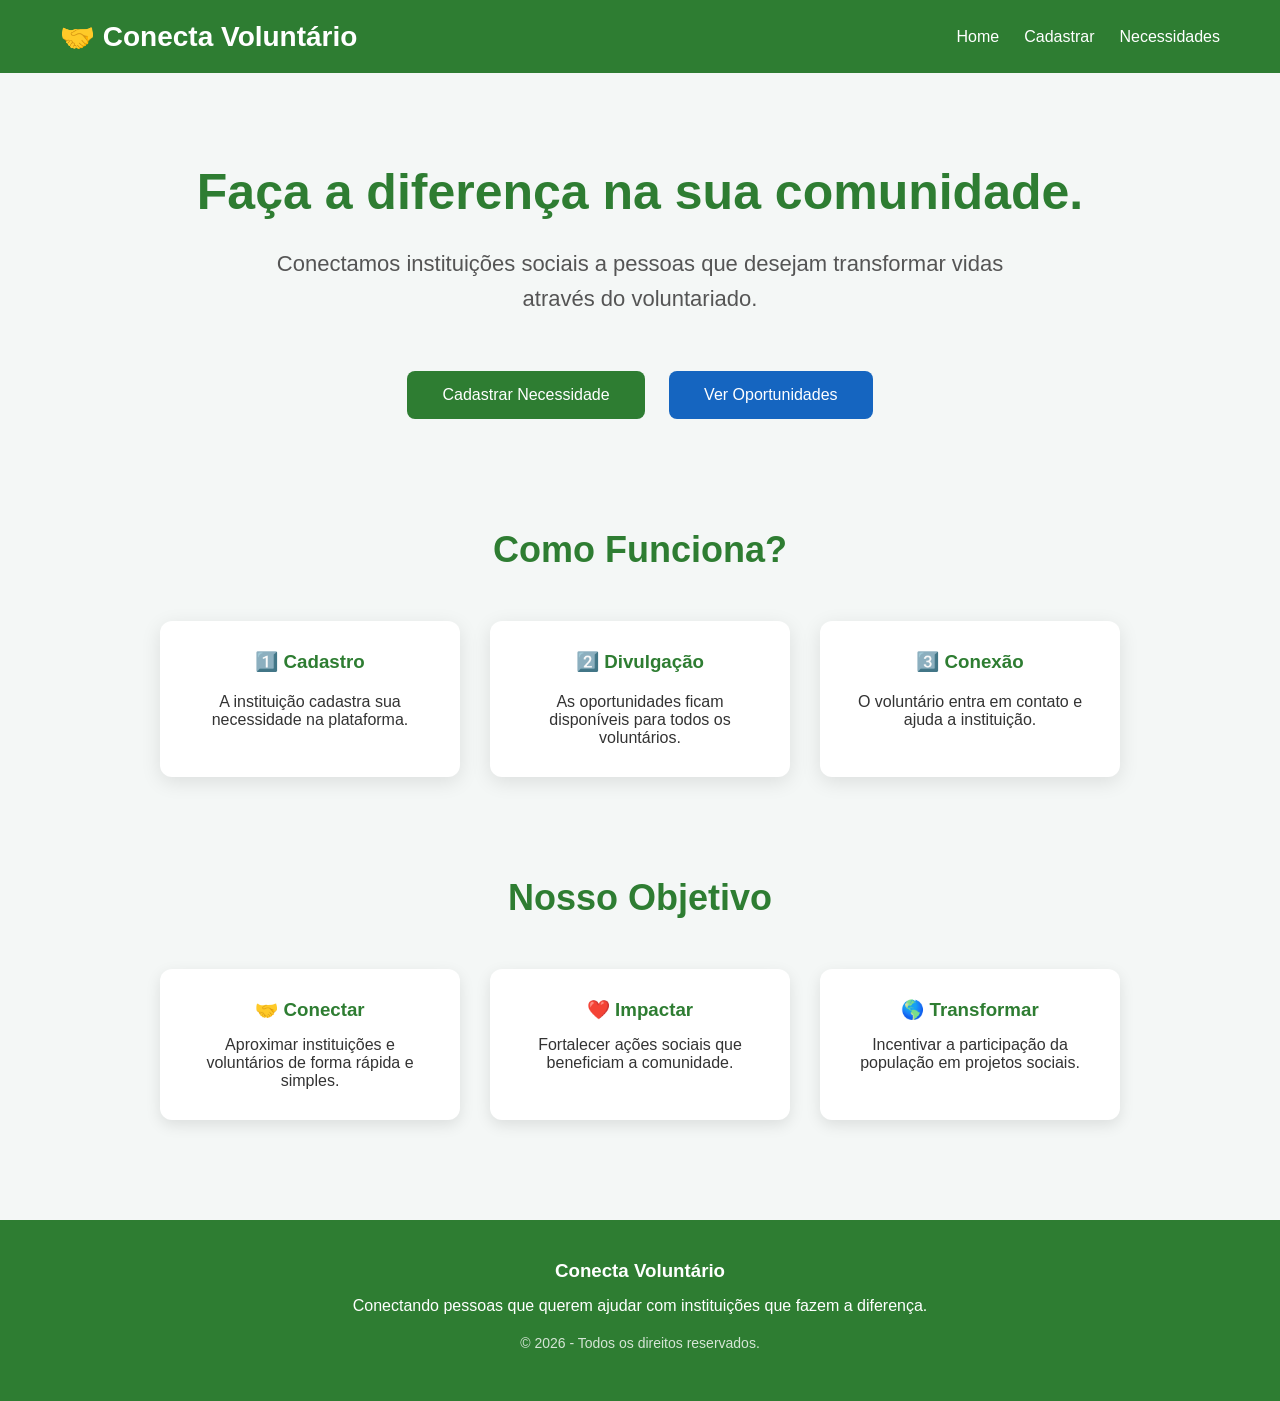
<file: index.html>
<!DOCTYPE html>
<html lang="pt-BR">

<head>
    <meta charset="UTF-8">
    <meta name="viewport" content="width=device-width, initial-scale=1.0">
    <title>Conecta Voluntário</title>

    <link rel="stylesheet" href="css/style.css">
</head>

<body>

    <!-- ================= CABEÇALHO ================= -->

    <header>

        <div class="logo">
            🤝 Conecta Voluntário
        </div>

        <nav>

            <a href="index.html">Home</a>
            <a href="cadastro.html">Cadastrar</a>
            <a href="necessidades.html">Necessidades</a>

        </nav>

    </header>

    <!-- ================= HERO ================= -->

    <section class="hero">

        <h1>Faça a diferença na sua comunidade.</h1>

        <p>

            Conectamos instituições sociais a pessoas que desejam
            transformar vidas através do voluntariado.

        </p>

        <div class="botoes">

            <a href="cadastro.html" class="btn">

                Cadastrar Necessidade

            </a>

            <a href="necessidades.html" class="btn btn-secundario">

                Ver Oportunidades

            </a>

        </div>

    </section>

    <section class="como-funciona">

    <h2>Como Funciona?</h2>

    <div class="passos">

        <div class="passo">

            <h3>1️⃣ Cadastro</h3>

            <p>
                A instituição cadastra sua necessidade na plataforma.
            </p>

        </div>

        <div class="passo">

            <h3>2️⃣ Divulgação</h3>

            <p>
                As oportunidades ficam disponíveis para todos os voluntários.
            </p>

        </div>

        <div class="passo">

            <h3>3️⃣ Conexão</h3>

            <p>
                O voluntário entra em contato e ajuda a instituição.
            </p>

        </div>

    </div>

     </section>
     <!-- ================= OBJETIVOS ================= -->

<section class="objetivos">

    <h2>Nosso Objetivo</h2>

    <div class="objetivos-container">

        <div class="card-objetivo">
            <h3>🤝 Conectar</h3>
            <p>Aproximar instituições e voluntários de forma rápida e simples.</p>
        </div>

        <div class="card-objetivo">
            <h3>❤️ Impactar</h3>
            <p>Fortalecer ações sociais que beneficiam a comunidade.</p>
        </div>

        <div class="card-objetivo">
            <h3>🌎 Transformar</h3>
            <p>Incentivar a participação da população em projetos sociais.</p>
        </div>

    </div>

</section>

    <footer>

    <h3>Conecta Voluntário</h3>

    <p>
        Conectando pessoas que querem ajudar
        com instituições que fazem a diferença.
    </p>

    <p class="copyright">
        © 2026 - Todos os direitos reservados.
    </p>

    </footer>

    <script src="js/main.js"></script>

</body>

</html>
</file>
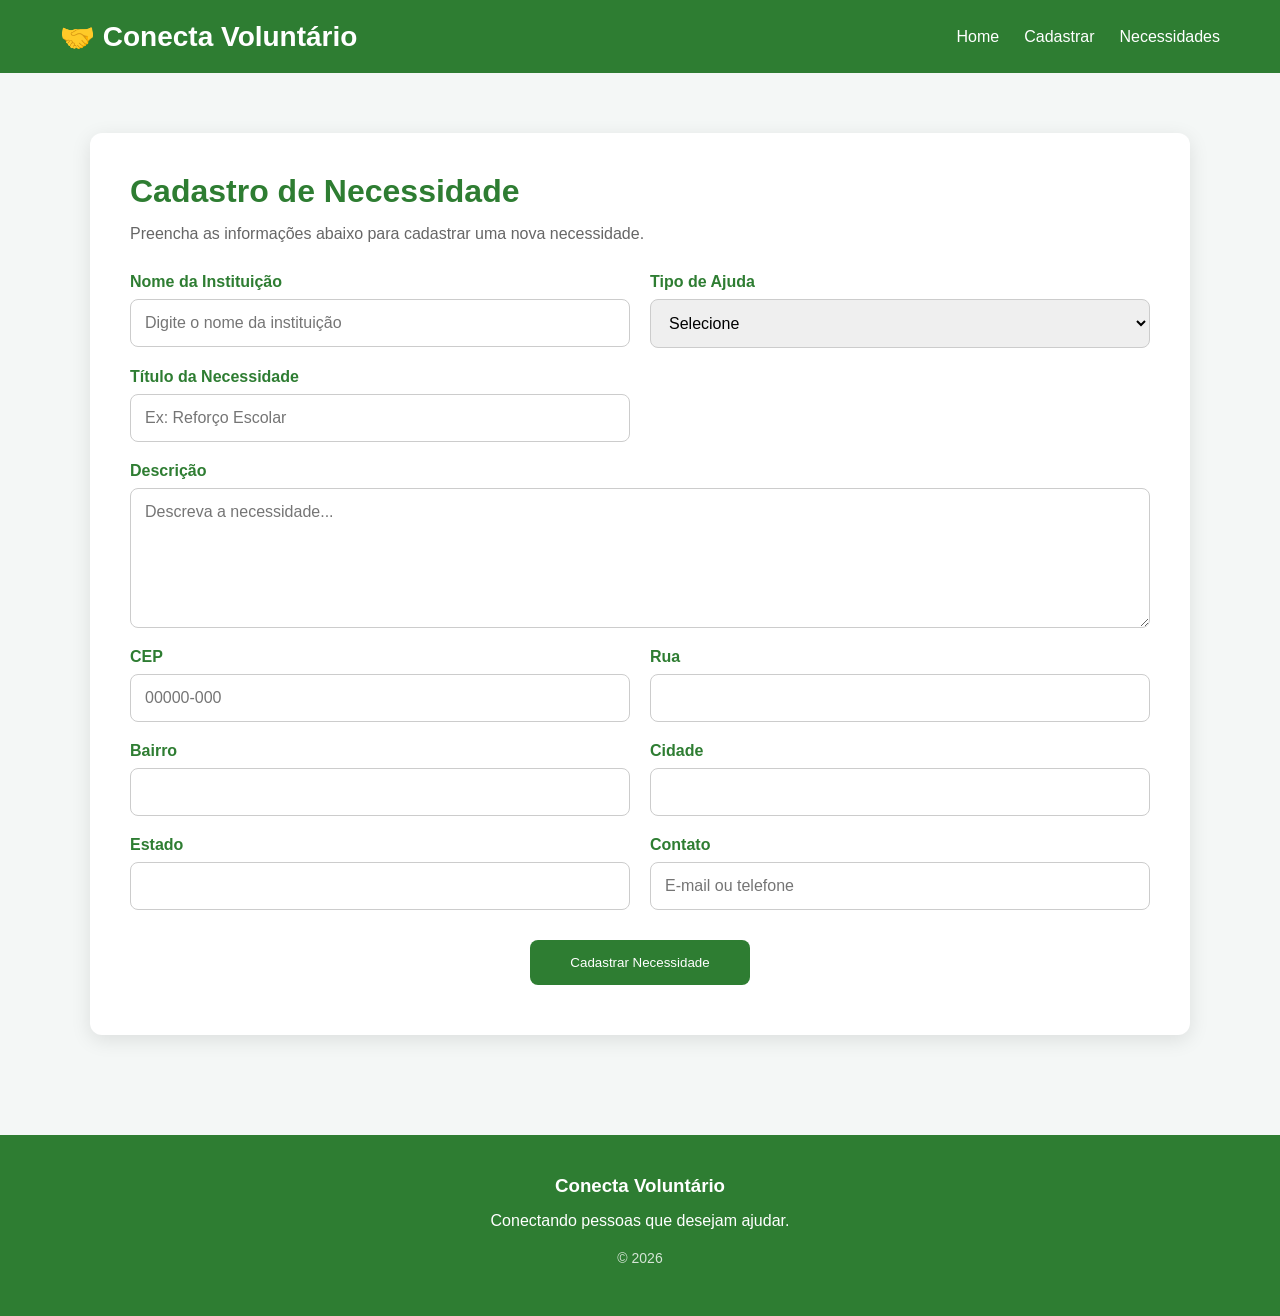
<file: cadastro.html>
<!DOCTYPE html>
<html lang="pt-BR">

<head>

    <meta charset="UTF-8">

    <meta name="viewport" content="width=device-width, initial-scale=1.0">

    <title>Cadastro de Necessidade</title>

    <link rel="stylesheet" href="css/style.css">

</head>

<body>

<header>

    <div class="logo">

        🤝 Conecta Voluntário

    </div>

    <nav>

        <a href="index.html">Home</a>

        <a href="cadastro.html">Cadastrar</a>

        <a href="necessidades.html">Necessidades</a>

    </nav>

</header>

<main class="pagina-cadastro">

    <div class="form-card">
<h1>Cadastro de Necessidade</h1>

<p>
    Preencha as informações abaixo para cadastrar uma nova necessidade.
</p>

<div id="mensagem"></div>
<form id="formCadastro">

    <div class="campo">

        <label for="instituicao">Nome da Instituição</label>

        <input
            type="text"
            id="instituicao"
            placeholder="Digite o nome da instituição"
            required>

    </div>

    <div class="campo">

        <label for="tipoAjuda">Tipo de Ajuda</label>

        <select id="tipoAjuda" required>

            <option value="">Selecione</option>

            <option>Educação</option>

            <option>Saúde</option>

            <option>Meio Ambiente</option>

            <option>Doação de Alimentos</option>

            <option>Doação de Roupas</option>

            <option>Outros</option>

        </select>

    </div>

    <div class="campo">

        <label for="titulo">Título da Necessidade</label>

        <input
            type="text"
            id="titulo"
            placeholder="Ex: Reforço Escolar"
            required>

    </div>

    <div class="campo">

        <label for="descricao">Descrição</label>

        <textarea
            id="descricao"
            rows="5"
            placeholder="Descreva a necessidade..."
            required></textarea>

    </div>

    <div class="campo">

        <label for="cep">CEP</label>

        <input
            type="text"
            id="cep"
            placeholder="00000-000"
            maxlength="9"
            required>

    </div>

    <div class="campo">

        <label for="rua">Rua</label>

        <input
            type="text"
            id="rua"
            readonly>

    </div>

    <div class="campo">

        <label for="bairro">Bairro</label>

        <input
            type="text"
            id="bairro"
            readonly>

    </div>

    <div class="campo">

        <label for="cidade">Cidade</label>

        <input
            type="text"
            id="cidade"
            readonly>

    </div>

    <div class="campo">

        <label for="estado">Estado</label>

        <input
            type="text"
            id="estado"
            readonly>

    </div>

    <div class="campo">

        <label for="contato">Contato</label>

        <input
            type="text"
            id="contato"
            placeholder="E-mail ou telefone"
            required>

    </div>

    <button type="submit" class="btn">

        Cadastrar Necessidade

    </button>

</form>

    </div>

</main>

<footer>

    <h3>Conecta Voluntário</h3>

    <p>
        Conectando pessoas que desejam ajudar.
    </p>

    <p class="copyright">
        © 2026
    </p>

</footer>

<script src="js/viacep.js"></script>
<script src="js/cadastro.js"></script>

</body>

</html>
</file>
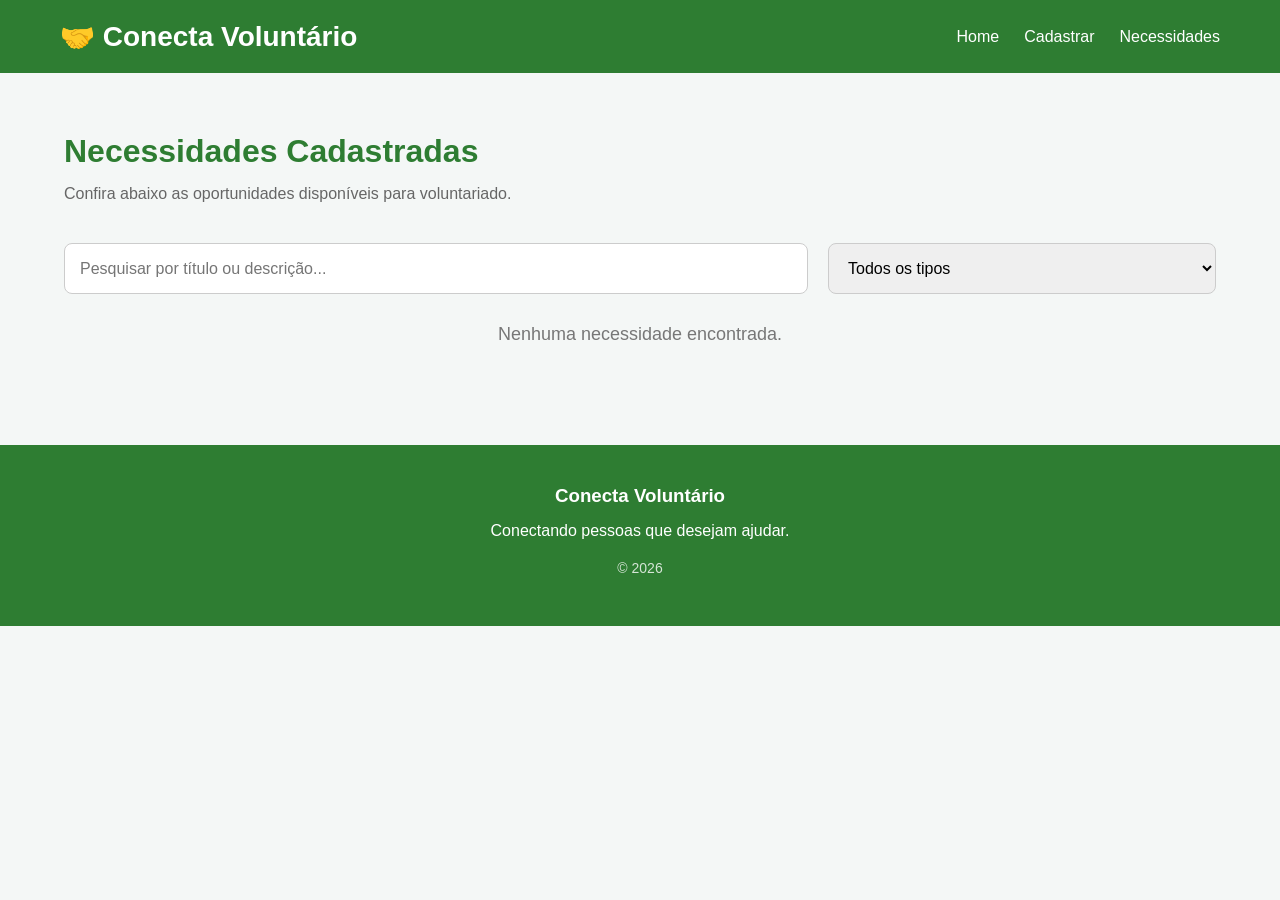
<file: necessidades.html>
<!DOCTYPE html>
<html lang="pt-BR">

<head>

    <meta charset="UTF-8">
    <meta name="viewport" content="width=device-width, initial-scale=1.0">

    <title>Necessidades</title>

    <link rel="stylesheet" href="css/style.css">

</head>

<body>

<header>

    <div class="logo">
        🤝 Conecta Voluntário
    </div>

    <nav>

        <a href="index.html">Home</a>
        <a href="cadastro.html">Cadastrar</a>
        <a href="necessidades.html">Necessidades</a>

    </nav>

</header>

<main class="pagina-necessidades">

    <h1>Necessidades Cadastradas</h1>

    <p>
        Confira abaixo as oportunidades disponíveis para voluntariado.
    </p>

   <div class="filtros">

    <input
        type="text"
        id="pesquisa"
        placeholder="Pesquisar por título ou descrição...">

    <select id="filtroTipo">

        <option value="">Todos os tipos</option>

        <option value="Educação">Educação</option>

        <option value="Saúde">Saúde</option>

        <option value="Meio Ambiente">Meio Ambiente</option>

        <option value="Doação de Alimentos">Doação de Alimentos</option>

        <option value="Doação de Roupas">Doação de Roupas</option>

        <option value="Outros">Outros</option>

    </select>

</div>

<div id="listaNecessidades"></div>

</main>

<footer>

    <h3>Conecta Voluntário</h3>

    <p>Conectando pessoas que desejam ajudar.</p>

    <p class="copyright">
        © 2026
    </p>

</footer>

<script src="js/necessidades.js"></script>

</body>

</html>
</file>
<file: css/style.css>
/* ==========================================
                RESET
========================================== */

*{
    margin: 0;
    padding: 0;
    box-sizing: border-box;
    font-family: Arial, Helvetica, sans-serif;
}

/* ==========================================
                BODY
========================================== */

body{
    background: #F4F7F6;
    color: #333;
}

/* ==========================================
                HEADER
========================================== */

header{
    background: #2E7D32;
    display: flex;
    justify-content: space-between;
    align-items: center;
    padding: 20px 60px;
}

.logo{
    color: white;
    font-size: 28px;
    font-weight: bold;
}

nav{
    display: flex;
    gap: 25px;
}

nav a{
    color: white;
    text-decoration: none;
    transition: .3s;
}

nav a:hover{
    color: #C8E6C9;
}

/* ==========================================
                HERO
========================================== */

.hero{
    width: 90%;
    max-width: 1100px;
    margin: 90px auto;
    text-align: center;
}

.hero h1{
    font-size: 50px;
    color: #2E7D32;
    margin-bottom: 25px;
}

.hero p{
    max-width: 750px;
    margin: auto;
    font-size: 22px;
    color: #555;
    line-height: 35px;
}

.botoes{
    margin-top: 45px;
}

/* ==========================================
                BOTÕES
========================================== */

.btn{
    display: inline-block;
    padding: 15px 35px;
    margin: 10px;
    border: none;
    border-radius: 8px;
    background: #2E7D32;
    color: white;
    text-decoration: none;
    cursor: pointer;
    transition: .3s;
}

.btn:hover{
    transform: translateY(-5px);
    box-shadow: 0 10px 20px rgba(0,0,0,.2);
}

.btn-secundario{
    background: #1565C0;
}

/* ==========================================
            COMO FUNCIONA
========================================== */

.como-funciona{
    width: 90%;
    max-width: 1200px;
    margin: 100px auto;
    text-align: center;
}

.como-funciona h2{
    color: #2E7D32;
    font-size: 36px;
    margin-bottom: 50px;
}

.passos{
    display: flex;
    justify-content: center;
    gap: 30px;
    flex-wrap: wrap;
}

.passo{
    width: 300px;
    background: white;
    padding: 30px;
    border-radius: 12px;
    box-shadow: 0 5px 20px rgba(0,0,0,.1);
    transition: .3s;
}

.passo:hover{
    transform: translateY(-8px);
}

.passo h3{
    color: #2E7D32;
    margin-bottom: 20px;
}

/* ==========================================
                OBJETIVOS
========================================== */

.objetivos{
    width: 90%;
    max-width: 1200px;
    margin: 100px auto;
    text-align: center;
}

.objetivos h2{
    color: #2E7D32;
    font-size: 36px;
    margin-bottom: 50px;
}

.objetivos-container{
    display: flex;
    justify-content: center;
    gap: 30px;
    flex-wrap: wrap;
}

.card-objetivo{
    width: 300px;
    background: white;
    padding: 30px;
    border-radius: 12px;
    box-shadow: 0 5px 15px rgba(0,0,0,.1);
    transition: .3s;
}

.card-objetivo:hover{
    transform: translateY(-8px);
}

.card-objetivo h3{
    color: #2E7D32;
    margin-bottom: 15px;
}

/* ==========================================
            PÁGINA DE CADASTRO
========================================== */

.pagina-cadastro{
    width: 90%;
    max-width: 1100px;
    margin: 60px auto;
}

.form-card{
    background: white;
    padding: 40px;
    border-radius: 12px;
    box-shadow: 0 5px 20px rgba(0,0,0,.1);
}

.form-card h1{
    color: #2E7D32;
    margin-bottom: 15px;
}

.form-card p{
    color: #666;
    margin-bottom: 30px;
}

/* ==========================================
                FORMULÁRIO
========================================== */

#formCadastro{
    display: grid;
    grid-template-columns: 1fr 1fr;
    gap: 20px;
}

.campo{
    display: flex;
    flex-direction: column;
}

.campo label{
    margin-bottom: 8px;
    font-weight: bold;
    color: #2E7D32;
}

.campo input,
.campo select,
.campo textarea{
    padding: 14px;
    border: 1px solid #ccc;
    border-radius: 8px;
    font-size: 16px;
    outline: none;
}

.campo input:focus,
.campo select:focus,
.campo textarea:focus{
    border-color: #2E7D32;
}

.campo textarea{
    resize: vertical;
    min-height: 140px;
}

/* Campo Descrição ocupa duas colunas */

.campo:nth-child(4){
    grid-column: 1 / 3;
}

/* Botão ocupa duas colunas */

button{
    grid-column: 1 / 3;
    width: 220px;
    justify-self: center;
}

/* ==========================================
                FOOTER
========================================== */

footer{
    margin-top: 100px;
    background: #2E7D32;
    color: white;
    text-align: center;
    padding: 40px 20px;
}

footer h3{
    margin-bottom: 15px;
}

footer p{
    margin: 10px 0;
}

.copyright{
    margin-top: 20px;
    font-size: 14px;
    opacity: .8;
}

/* ==========================================
            RESPONSIVIDADE
========================================== */

@media (max-width:768px){

    header{
        flex-direction: column;
        gap: 20px;
    }

    nav{
        flex-direction: column;
        text-align: center;
    }

    .hero h1{
        font-size: 34px;
    }

    .hero p{
        font-size: 18px;
        line-height: 28px;
    }

    #formCadastro{
        grid-template-columns: 1fr;
    }

    .campo:nth-child(4){
        grid-column: auto;
    }

    button{
        grid-column: auto;
        width: 100%;
    }

}
/* ==========================================
        PÁGINA NECESSIDADES
========================================== */

.pagina-necessidades{

    width:90%;
    max-width:1200px;

    margin:60px auto;

}

.pagina-necessidades h1{

    color:#2E7D32;

    margin-bottom:15px;

}

.pagina-necessidades>p{

    margin-bottom:40px;

    color:#666;

}

#listaNecessidades{

    display:grid;

    grid-template-columns:repeat(auto-fit,minmax(320px,1fr));

    gap:25px;

}

.card{

    background:white;

    padding:25px;

    border-radius:12px;

    box-shadow:0 5px 20px rgba(0,0,0,.1);

    transition:.3s;

}

.card:hover{

    transform:translateY(-6px);

}

.card h2{

    color:#2E7D32;

    margin-bottom:15px;

}

.card p{

    margin:8px 0;

}

.sem-registros{

    text-align:center;

    color:#777;

    font-size:18px;

}

/* ==========================================
            PESQUISA
========================================== */

.filtros{

    margin-bottom:30px;

}

#pesquisa{

    width:100%;

    padding:15px;

    border:1px solid #ccc;

    border-radius:8px;

    font-size:16px;

}

/* ==========================================
            FILTROS
========================================== */

.filtros{

    display:flex;

    gap:20px;

    margin-bottom:30px;

    flex-wrap:wrap;

}

.filtros input{

    flex:2;

}

.filtros select{

    flex:1;

    padding:15px;

    border:1px solid #ccc;

    border-radius:8px;

    font-size:16px;

}

/* ==========================================
            MENSAGEM
========================================== */

#mensagem{

    display:none;

    margin-bottom:20px;

    padding:15px;

    border-radius:8px;

    font-weight:bold;

}

.sucesso{

    display:block !important;

    background:#d4edda;

    color:#155724;

    border:1px solid #c3e6cb;

}

.erro{

    display:block !important;

    background:#f8d7da;

    color:#721c24;

    border:1px solid #f5c6cb;

}

/* ==========================================
                BADGE
========================================== */

.badge{

    display:inline-block;

    background:#2E7D32;

    color:white;

    padding:6px 12px;

    border-radius:20px;

    font-size:14px;

    margin-bottom:15px;

}
</file>
